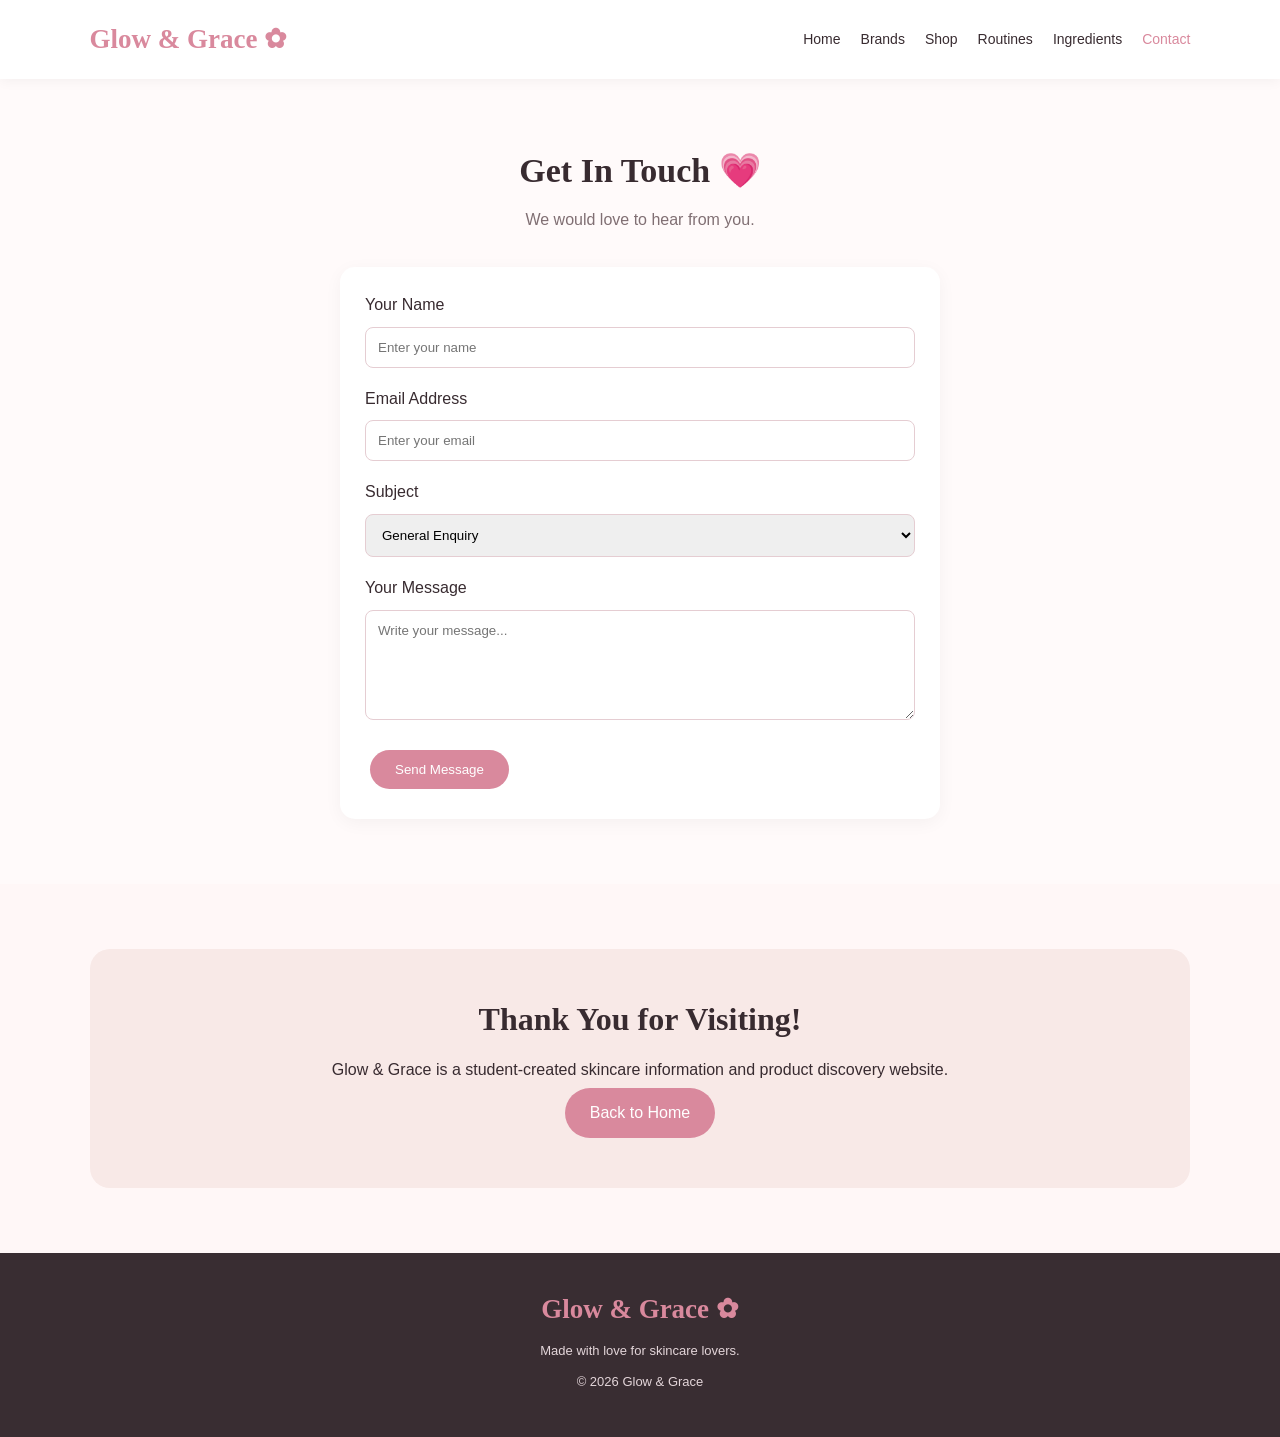
<file: contact.html>
<!DOCTYPE html>
<html lang="en">
<head>
  <meta charset="UTF-8">
  <meta name="viewport" content="width=device-width, initial-scale=1.0">
  <title>Contact | Glow & Grace</title>
  <link rel="stylesheet" href="style.css">
</head>
<body>

<header>
  <div class="logo">Glow & Grace ✿</div>
  <nav>
    <a href="index.html">Home</a>
    <a href="brands.html">Brands</a>
    <a href="shop.html">Shop</a>
    <a href="routine.html">Routines</a>
    <a href="ingredients.html">Ingredients</a>
    <a class="active" href="contact.html">Contact</a>
  </nav>
</header>

<section class="section">
  <div class="section-heading">
    <h2>Get In Touch 💗</h2>
    <p>We would love to hear from you.</p>
  </div>

  <form action="mailto:your-email@example.com" method="post" enctype="text/plain">
    <label for="name">Your Name</label>
    <input type="text" id="name" name="Name" placeholder="Enter your name" required>

    <label for="email">Email Address</label>
    <input type="email" id="email" name="Email" placeholder="Enter your email" required>

    <label for="subject">Subject</label>
    <select id="subject" name="Subject">
      <option>General Enquiry</option>
      <option>Product Information</option>
      <option>Skincare Routine</option>
      <option>Feedback</option>
    </select>

    <label for="message">Your Message</label>
    <textarea id="message" name="Message" placeholder="Write your message..." required></textarea>

    <button class="btn" type="submit">Send Message</button>
  </form>
</section>

<section class="section soft">
  <div class="banner">
    <h2>Thank You for Visiting!</h2>
    <p>Glow & Grace is a student-created skincare information and product discovery website.</p>
    <a href="index.html" class="btn">Back to Home</a>
  </div>
</section>

<footer>
  <div class="logo">Glow & Grace ✿</div>
  <p>Made with love for skincare lovers.</p>
  <p>© 2026 Glow & Grace</p>
</footer>

</body>
</html>
</file>
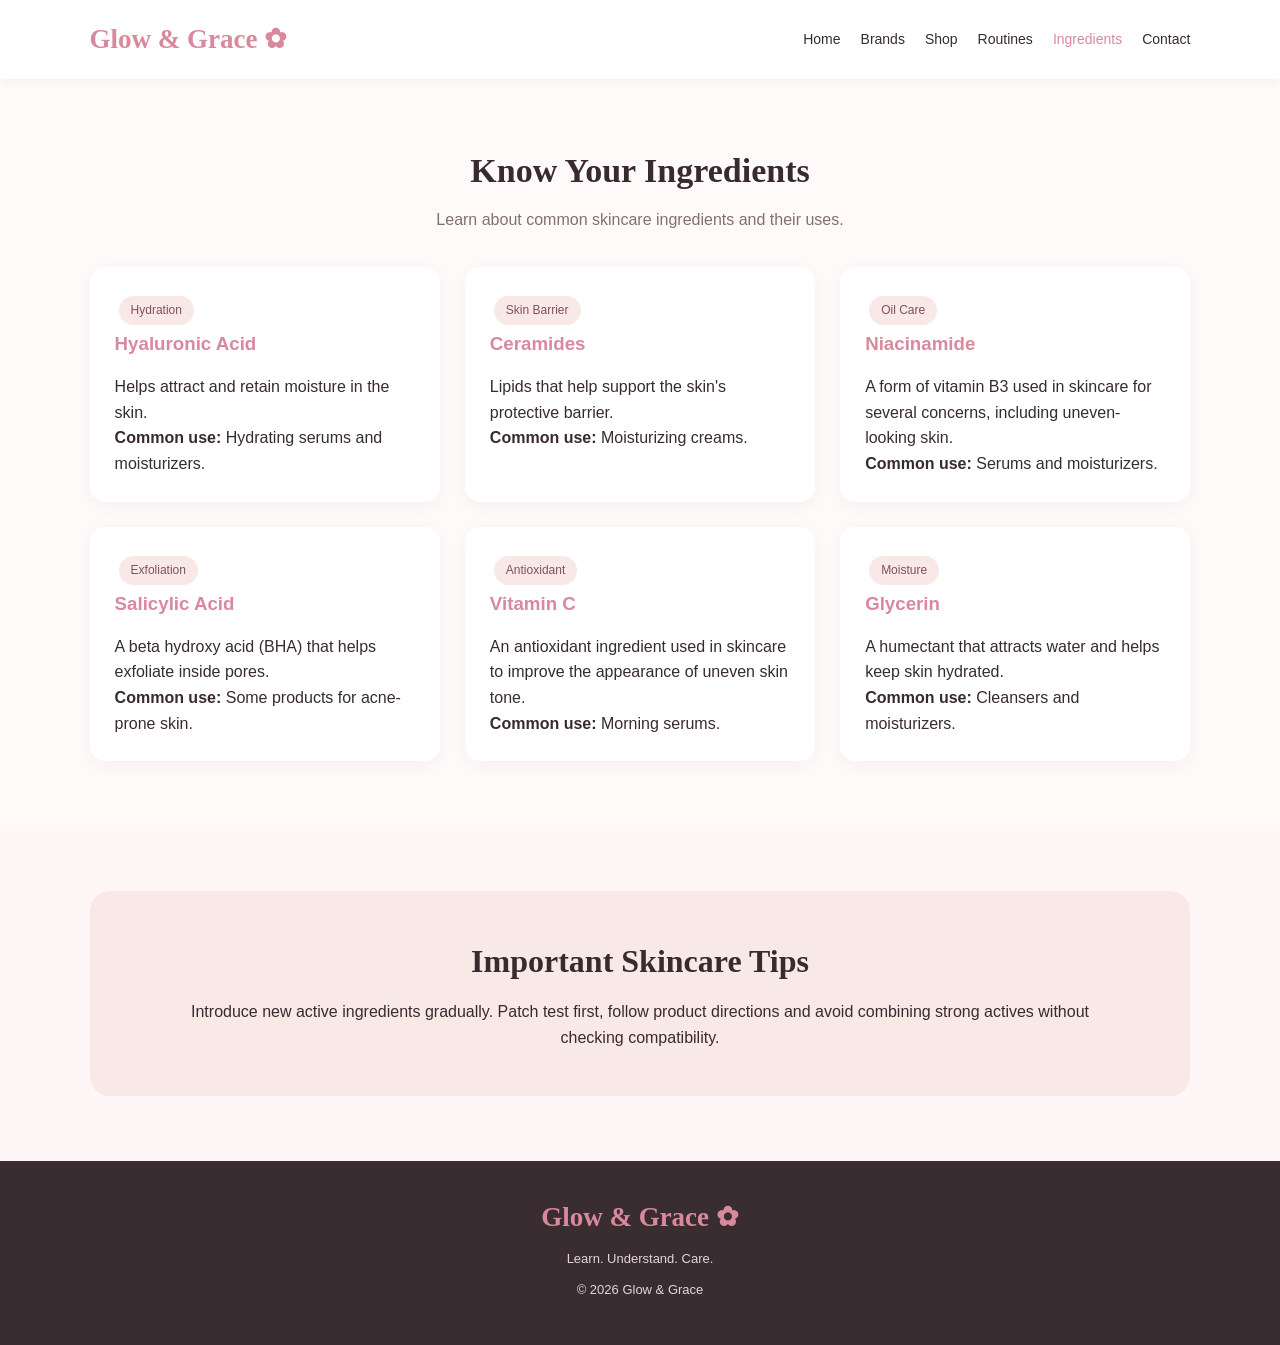
<file: ingredients.html>
<!DOCTYPE html>
<html lang="en">
<head>
  <meta charset="UTF-8">
  <meta name="viewport" content="width=device-width, initial-scale=1.0">
  <title>Skincare Ingredients | Glow & Grace</title>
  <link rel="stylesheet" href="style.css">
</head>
<body>

<header>
  <div class="logo">Glow & Grace ✿</div>
  <nav>
    <a href="index.html">Home</a>
    <a href="brands.html">Brands</a>
    <a href="shop.html">Shop</a>
    <a href="routine.html">Routines</a>
    <a class="active" href="ingredients.html">Ingredients</a>
    <a href="contact.html">Contact</a>
  </nav>
</header>

<section class="section">
  <div class="section-heading">
    <h2>Know Your Ingredients</h2>
    <p>Learn about common skincare ingredients and their uses.</p>
  </div>

  <div class="grid">
    <div class="routine-box">
      <span class="tag">Hydration</span>
      <h3>Hyaluronic Acid</h3>
      <p>Helps attract and retain moisture in the skin.</p>
      <p><b>Common use:</b> Hydrating serums and moisturizers.</p>
    </div>

    <div class="routine-box">
      <span class="tag">Skin Barrier</span>
      <h3>Ceramides</h3>
      <p>Lipids that help support the skin's protective barrier.</p>
      <p><b>Common use:</b> Moisturizing creams.</p>
    </div>

    <div class="routine-box">
      <span class="tag">Oil Care</span>
      <h3>Niacinamide</h3>
      <p>A form of vitamin B3 used in skincare for several concerns, including uneven-looking skin.</p>
      <p><b>Common use:</b> Serums and moisturizers.</p>
    </div>

    <div class="routine-box">
      <span class="tag">Exfoliation</span>
      <h3>Salicylic Acid</h3>
      <p>A beta hydroxy acid (BHA) that helps exfoliate inside pores.</p>
      <p><b>Common use:</b> Some products for acne-prone skin.</p>
    </div>

    <div class="routine-box">
      <span class="tag">Antioxidant</span>
      <h3>Vitamin C</h3>
      <p>An antioxidant ingredient used in skincare to improve the appearance of uneven skin tone.</p>
      <p><b>Common use:</b> Morning serums.</p>
    </div>

    <div class="routine-box">
      <span class="tag">Moisture</span>
      <h3>Glycerin</h3>
      <p>A humectant that attracts water and helps keep skin hydrated.</p>
      <p><b>Common use:</b> Cleansers and moisturizers.</p>
    </div>
  </div>
</section>

<section class="section soft">
  <div class="banner">
    <h2>Important Skincare Tips</h2>
    <p>Introduce new active ingredients gradually. Patch test first, follow product directions and avoid combining strong actives without checking compatibility.</p>
  </div>
</section>

<footer>
  <div class="logo">Glow & Grace ✿</div>
  <p>Learn. Understand. Care.</p>
  <p>© 2026 Glow & Grace</p>
</footer>

</body>
</html>
</file>
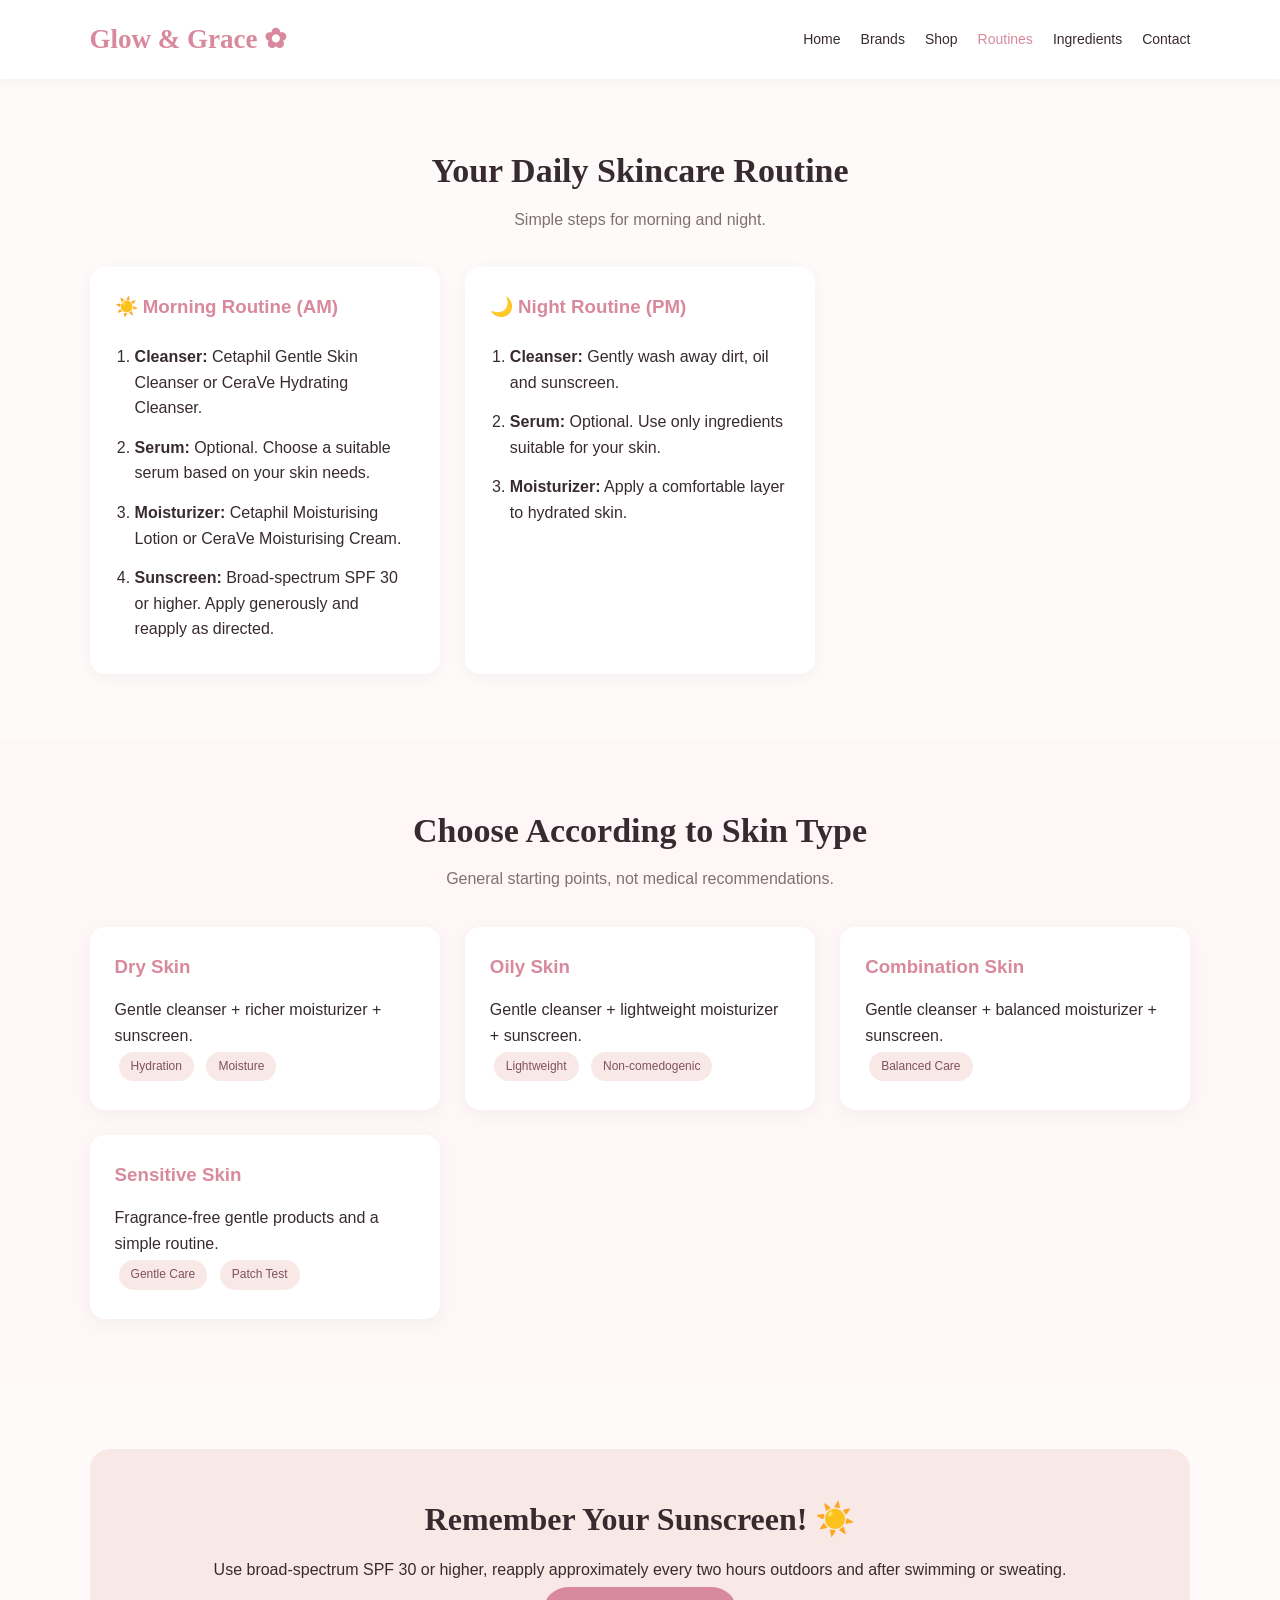
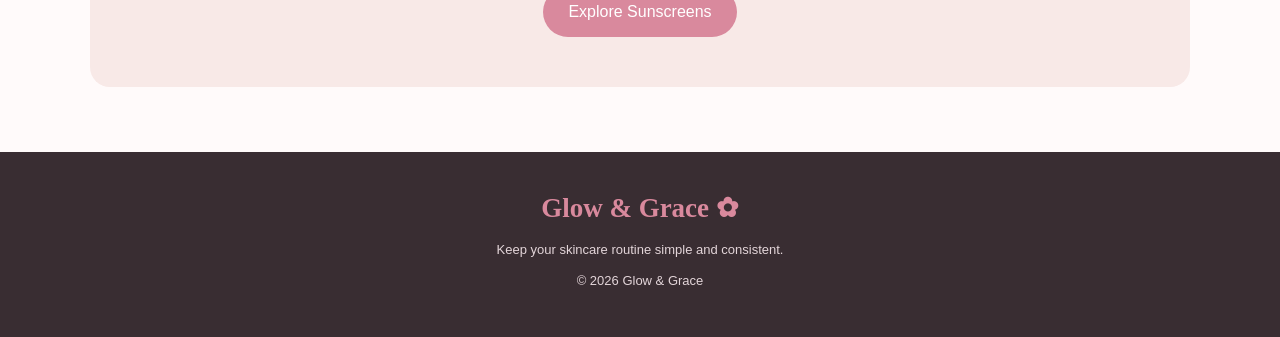
<file: routine.html>
<!DOCTYPE html>
<html lang="en">
<head>
  <meta charset="UTF-8">
  <meta name="viewport" content="width=device-width, initial-scale=1.0">
  <title>Skincare Routines | Glow & Grace</title>
  <link rel="stylesheet" href="style.css">
</head>
<body>

<header>
  <div class="logo">Glow & Grace ✿</div>
  <nav>
    <a href="index.html">Home</a>
    <a href="brands.html">Brands</a>
    <a href="shop.html">Shop</a>
    <a class="active" href="routine.html">Routines</a>
    <a href="ingredients.html">Ingredients</a>
    <a href="contact.html">Contact</a>
  </nav>
</header>

<section class="section">
  <div class="section-heading">
    <h2>Your Daily Skincare Routine</h2>
    <p>Simple steps for morning and night.</p>
  </div>

  <div class="grid">
    <div class="routine-box">
      <h3>☀️ Morning Routine (AM)</h3>
      <ol>
        <li><b>Cleanser:</b> Cetaphil Gentle Skin Cleanser or CeraVe Hydrating Cleanser.</li>
        <li><b>Serum:</b> Optional. Choose a suitable serum based on your skin needs.</li>
        <li><b>Moisturizer:</b> Cetaphil Moisturising Lotion or CeraVe Moisturising Cream.</li>
        <li><b>Sunscreen:</b> Broad-spectrum SPF 30 or higher. Apply generously and reapply as directed.</li>
      </ol>
    </div>

    <div class="routine-box">
      <h3>🌙 Night Routine (PM)</h3>
      <ol>
        <li><b>Cleanser:</b> Gently wash away dirt, oil and sunscreen.</li>
        <li><b>Serum:</b> Optional. Use only ingredients suitable for your skin.</li>
        <li><b>Moisturizer:</b> Apply a comfortable layer to hydrated skin.</li>
      </ol>
    </div>
  </div>
</section>

<section class="section soft">
  <div class="section-heading">
    <h2>Choose According to Skin Type</h2>
    <p>General starting points, not medical recommendations.</p>
  </div>

  <div class="grid">
    <div class="routine-box">
      <h3>Dry Skin</h3>
      <p>Gentle cleanser + richer moisturizer + sunscreen.</p>
      <span class="tag">Hydration</span>
      <span class="tag">Moisture</span>
    </div>

    <div class="routine-box">
      <h3>Oily Skin</h3>
      <p>Gentle cleanser + lightweight moisturizer + sunscreen.</p>
      <span class="tag">Lightweight</span>
      <span class="tag">Non-comedogenic</span>
    </div>

    <div class="routine-box">
      <h3>Combination Skin</h3>
      <p>Gentle cleanser + balanced moisturizer + sunscreen.</p>
      <span class="tag">Balanced Care</span>
    </div>

    <div class="routine-box">
      <h3>Sensitive Skin</h3>
      <p>Fragrance-free gentle products and a simple routine.</p>
      <span class="tag">Gentle Care</span>
      <span class="tag">Patch Test</span>
    </div>
  </div>
</section>

<section class="section">
  <div class="banner">
    <h2>Remember Your Sunscreen! ☀️</h2>
    <p>Use broad-spectrum SPF 30 or higher, reapply approximately every two hours outdoors and after swimming or sweating.</p>
    <a href="shop.html" class="btn">Explore Sunscreens</a>
  </div>
</section>

<footer>
  <div class="logo">Glow & Grace ✿</div>
  <p>Keep your skincare routine simple and consistent.</p>
  <p>© 2026 Glow & Grace</p>
</footer>

</body>
</html>
</file>
<file: style.css>
* {
  margin: 0;
  padding: 0;
  box-sizing: border-box;
}

:root {
  --pink: #d9899d;
  --dark: #382b30;
  --light: #fff7f7;
  --cream: #f8e9e7;
  --muted: #806f73;
}

body {
  font-family: Arial, sans-serif;
  background: #fffafa;
  color: var(--dark);
  line-height: 1.6;
}

header {
  background: white;
  padding: 18px 7%;
  display: flex;
  align-items: center;
  justify-content: space-between;
  flex-wrap: wrap;
  gap: 15px;
  box-shadow: 0 2px 12px #0000000c;
}

.logo {
  color: var(--pink);
  font-size: 27px;
  font-family: Georgia, serif;
  font-weight: bold;
}

nav {
  display: flex;
  flex-wrap: wrap;
  gap: 20px;
}

nav a {
  color: var(--dark);
  text-decoration: none;
  font-size: 14px;
}

nav a:hover,
nav a.active {
  color: var(--pink);
}

.hero {
  min-height: 430px;
  background: linear-gradient(90deg, #fff0f0eF, #fff0f080),
  url("https://images.unsplash.com/photo-1608248543803-ba4f8c70ae0b?w=1500")
  center/cover;
  display: flex;
  align-items: center;
  padding: 60px 9%;
}

.hero-content {
  max-width: 520px;
}

.hero h1 {
  font-family: Georgia, serif;
  font-size: clamp(38px, 6vw, 65px);
  line-height: 1.15;
  margin: 15px 0;
}

.hero p {
  color: var(--muted);
  margin-bottom: 25px;
}

.btn {
  display: inline-block;
  background: var(--pink);
  color: white;
  padding: 12px 25px;
  text-decoration: none;
  border-radius: 25px;
  margin: 5px;
  border: none;
}

.btn:hover {
  background: #b9687e;
}

.outline-btn {
  background: white;
  color: var(--pink);
  border: 1px solid var(--pink);
}

.section {
  padding: 65px 7%;
}

.section-heading {
  text-align: center;
  margin-bottom: 35px;
}

.section-heading h2 {
  font-family: Georgia, serif;
  font-size: 34px;
  margin-bottom: 8px;
}

.section-heading p {
  color: var(--muted);
}

.grid {
  display: grid;
  grid-template-columns: repeat(3, 1fr);
  gap: 25px;
}

.card {
  background: white;
  border-radius: 15px;
  overflow: hidden;
  box-shadow: 0 4px 20px #0000000b;
  transition: transform .3s;
}

.card:hover {
  transform: translateY(-6px);
}

.card img {
  width: 100%;
  height: 220px;
  object-fit: cover;
}

.card-content {
  padding: 20px;
}

.card h3 {
  margin-bottom: 8px;
  font-size: 19px;
}

.card p {
  color: var(--muted);
  font-size: 14px;
  margin-bottom: 12px;
}

.price {
  color: #b9687e;
  font-weight: bold;
  margin: 10px 0;
}

.buy-links {
  display: flex;
  flex-wrap: wrap;
  gap: 8px;
}

.buy-links a {
  text-decoration: none;
  background: var(--cream);
  color: #744653;
  padding: 8px 12px;
  border-radius: 20px;
  font-size: 12px;
}

.buy-links a:hover {
  background: var(--pink);
  color: white;
}

.soft {
  background: var(--light);
}

.banner {
  background: var(--cream);
  padding: 45px 8%;
  text-align: center;
  border-radius: 20px;
}

.banner h2 {
  font-family: Georgia, serif;
  font-size: 32px;
  margin-bottom: 12px;
}

.routine-box {
  background: white;
  padding: 25px;
  border-radius: 15px;
  box-shadow: 0 4px 18px #0000000b;
}

.routine-box h3 {
  color: var(--pink);
  margin-bottom: 15px;
}

.routine-box ol {
  padding-left: 20px;
}

.routine-box li {
  padding: 7px 0;
}

.tag {
  display: inline-block;
  background: var(--cream);
  color: #80515f;
  padding: 5px 12px;
  border-radius: 20px;
  font-size: 12px;
  margin: 4px;
}

.table-wrap {
  overflow-x: auto;
}

table {
  width: 100%;
  border-collapse: collapse;
  background: white;
}

th, td {
  padding: 15px;
  border: 1px solid #f1dede;
  text-align: left;
}

th {
  background: var(--cream);
}

form {
  max-width: 600px;
  margin: auto;
  background: white;
  padding: 25px;
  border-radius: 15px;
  box-shadow: 0 4px 18px #0000000b;
}

input, textarea, select {
  width: 100%;
  padding: 12px;
  margin: 9px 0 18px;
  border: 1px solid #e5cdd2;
  border-radius: 8px;
  font-family: inherit;
}

textarea {
  resize: vertical;
  min-height: 110px;
}

footer {
  background: #392d32;
  color: white;
  padding: 35px 7%;
  text-align: center;
}

footer a {
  color: #f3bdcb;
  text-decoration: none;
  margin: 8px;
}

footer p {
  color: #e3d5d9;
  font-size: 13px;
  margin: 10px 0;
}

@media(max-width: 850px) {
  .grid {
    grid-template-columns: repeat(2, 1fr);
  }

  header {
    justify-content: center;
  }

  nav {
    justify-content: center;
  }
}

@media(max-width: 550px) {
  .grid {
    grid-template-columns: 1fr;
  }

  .hero {
    min-height: 380px;
    padding: 40px 7%;
  }

  .section {
    padding: 45px 6%;
  }

  .section-heading h2 {
    font-size: 28px;
  }

  nav {
    gap: 12px;
  }

  nav a {
    font-size: 12px;
  }
}
</file>
